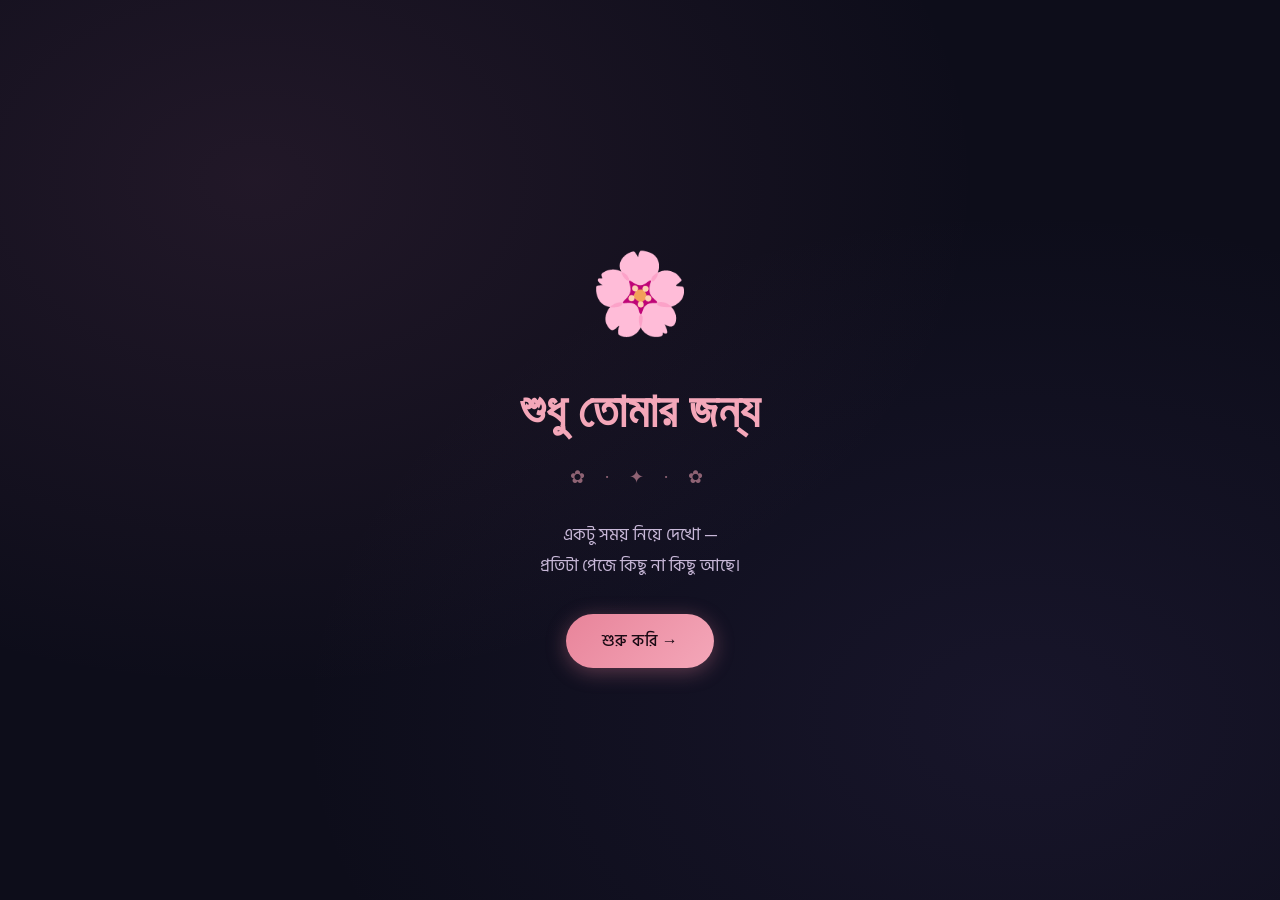
<file: index.html>
<!DOCTYPE html>
<html lang="bn">
<head>
  <meta charset="UTF-8"/>
  <meta name="viewport" content="width=device-width, initial-scale=1.0, maximum-scale=1.0"/>
  <title>শুধু তোমার জন্য 🌸</title>
  <link rel="stylesheet" href="style.css"/>
  <style>
    .welcome-box{text-align:center;padding:48px 28px;max-width:460px;width:100%}
    .welcome-emoji{font-size:clamp(3rem,12vw,5rem);display:block;margin-bottom:20px;animation:pulse 2.5s ease-in-out infinite}
    @keyframes pulse{0%,100%{transform:scale(1)}50%{transform:scale(1.07)}}
    .welcome-title{
      font-family:'Dancing Script',cursive;
      font-size:clamp(1.8rem,7vw,3rem);
      color:var(--accent-pink);line-height:1.3;
      margin-bottom:16px;
    }
    .welcome-sub{font-size:clamp(0.95rem,3.2vw,1.08rem);color:var(--text-soft);line-height:1.8;margin-bottom:32px}
    .petal-row{font-size:1.1rem;letter-spacing:8px;color:var(--accent-pink);opacity:0.55;margin:20px 0 28px}
  </style>
</head>
<body style="opacity:0">
  <div class="stars-bg" aria-hidden="true"></div>

  <div class="page-wrapper">
    <div class="content-layer">
      <div class="welcome-box fade-in">
        <span class="welcome-emoji" aria-hidden="true">🌸</span>
        <h1 class="welcome-title">শুধু তোমার জন্য</h1>
        <div class="petal-row" aria-hidden="true">✿ · ✦ · ✿</div>
        <p class="welcome-sub">একটু সময় নিয়ে দেখো —<br/>প্রতিটা পেজে কিছু না কিছু আছে।</p>
        <button class="btn btn-primary" onclick="goToPage('page1.html')">শুরু করি →</button>
      </div>
    </div>
  </div>

  <script src="script.js"></script>
  <script>
    document.addEventListener('DOMContentLoaded', () => {
      createHearts(6);
    });
  </script>
</body>
</html>
</file>
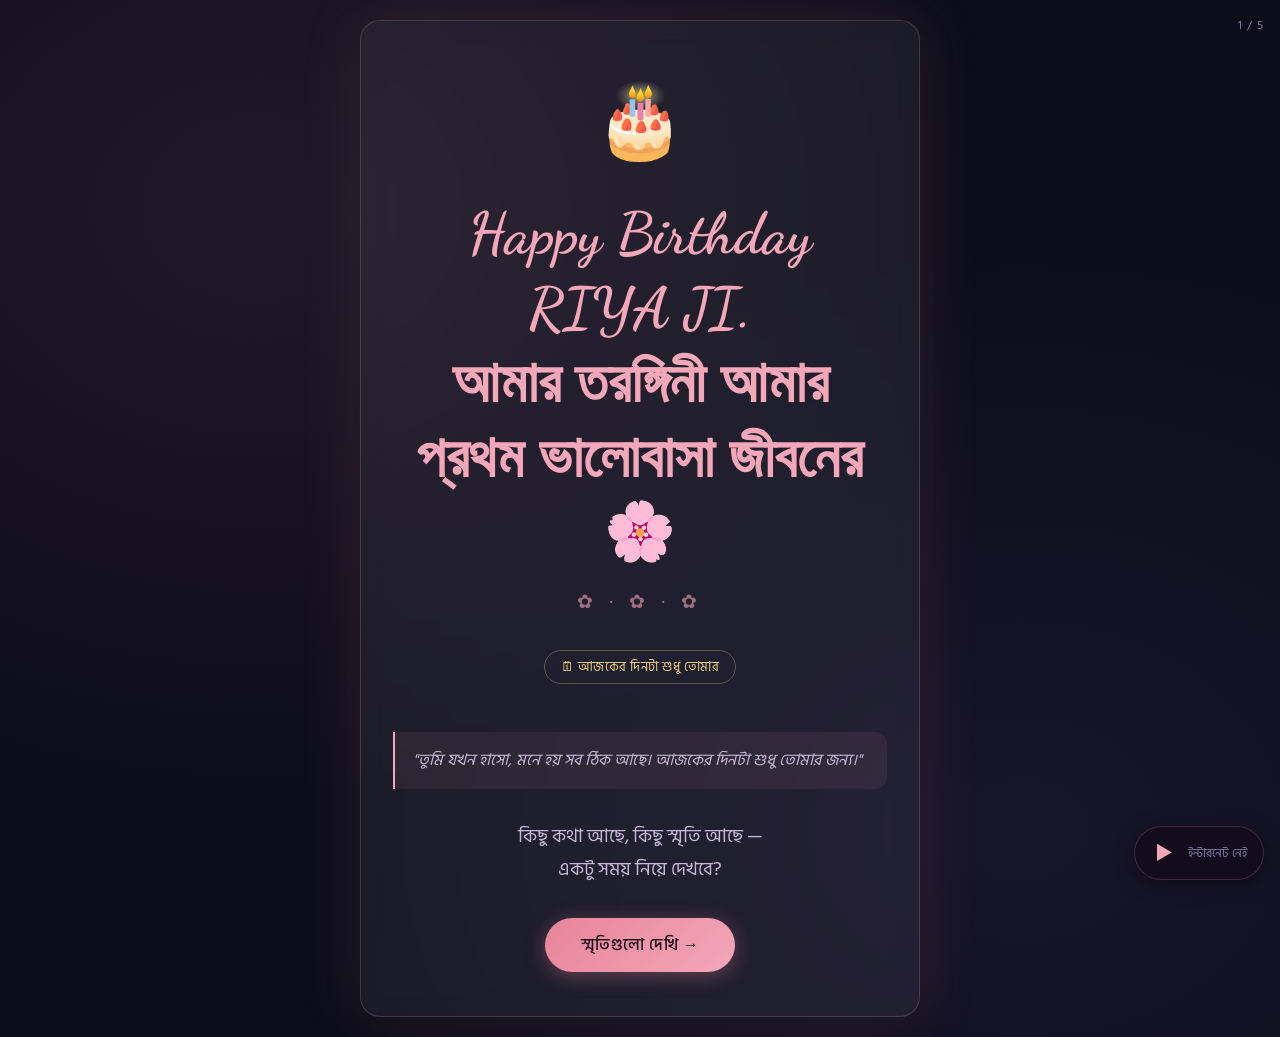
<file: page1.html>
<!DOCTYPE html>
<html lang="bn">
<head>
  <meta charset="UTF-8"/>
  <meta name="viewport" content="width=device-width, initial-scale=1.0, maximum-scale=1.0"/>
  <title>Happy Birthday তরঙ্গিনী 🌸</title>
  <link rel="stylesheet" href="style.css"/>
  <style>
    .hero-card { text-align:center; max-width:560px; padding:44px 32px; }
    .birthday-emoji { font-size:clamp(2.8rem,10vw,4.5rem); display:block; margin-bottom:16px; animation:pulse 2.5s ease-in-out infinite; }
    @keyframes pulse { 0%,100%{transform:scale(1)} 50%{transform:scale(1.08)} }
    .birthday-name { font-family:'Dancing Script',cursive; font-size:clamp(2rem,7vw,3.6rem); color:var(--accent-pink); line-height:1.3; margin-bottom:12px; }
    .birthday-sub { font-size:clamp(1rem,3.5vw,1.2rem); color:var(--text-soft); line-height:1.7; margin-bottom:8px; }
    .date-badge { display:inline-block; font-size:0.82rem; color:var(--accent-gold); border:1px solid rgba(240,208,128,0.3); border-radius:30px; padding:5px 16px; margin:16px 0 28px; letter-spacing:0.5px; }
    .petal-row { font-size:1.2rem; letter-spacing:6px; color:var(--accent-pink); opacity:0.6; margin:16px 0; }
    .quote-block { background:rgba(244,167,185,0.07); border-left:2px solid var(--accent-pink); border-radius:0 12px 12px 0; padding:14px 18px; margin:20px 0 32px; text-align:left; }
    .quote-block p { text-align:left; font-size:clamp(0.9rem,3vw,1rem); color:var(--text-soft); line-height:1.8; font-style:italic; }
    @media (max-height:500px) and (orientation:landscape) {
      .birthday-emoji{font-size:2rem;margin-bottom:8px}
      .hero-card{padding:20px 28px}
    }
  </style>
</head>
<body style="opacity:0">
  <div class="stars-bg" aria-hidden="true"></div>
  <div class="page-indicator">1 / 5</div>

  <!-- 🎵 গান: Tum Hi Ho — Aashiqui 2 (Arijit Singh) -->
  <div class="music-player" id="musicPlayer">
    <button class="music-btn" id="playBtn" aria-label="সুর চালাও">▶</button>
    <span class="music-label" id="musicLabel">সুর চালাও</span>
  </div>

  <div class="page-wrapper">
    <div class="content-layer">
      <div class="card hero-card fade-in">
        <span class="birthday-emoji" aria-hidden="true">🎂</span>
        <h1 class="birthday-name">Happy Birthday<br/>RIYA JI. <br>আমার তরঙ্গিনী আমার প্রথম ভালোবাসা জীবনের<br/>🌸</h1>
        <div class="petal-row" aria-hidden="true">✿ · ✿ · ✿</div>
        <span class="date-badge" id="bdDate">🗓 আজকের দিনটা শুধু তোমার</span>
        <div class="quote-block">
          <p>"তুমি যখন হাসো, মনে হয় সব ঠিক আছে। আজকের দিনটা শুধু তোমার জন্য।"</p>
        </div>
        <p class="birthday-sub fade-in">কিছু কথা আছে, কিছু স্মৃতি আছে —<br/>একটু সময় নিয়ে দেখবে?</p>
        <div class="nav-row fade-in">
          <button class="btn btn-primary" onclick="goToPage('page2.html')" aria-label="স্মৃতির পেজে যাও">স্মৃতিগুলো দেখি →</button>
        </div>
      </div>
    </div>
  </div>

  <script src="script.js"></script>
  <script>
    document.addEventListener('DOMContentLoaded', () => {
      createHearts(10);
      /* 🎵 YouTube Video ID — Tum Hi Ho (T-Series official 2013) */
      initYouTubePlayer('NUo8CKI34o4');
    });
  </script>
</body>
</html>
</file>
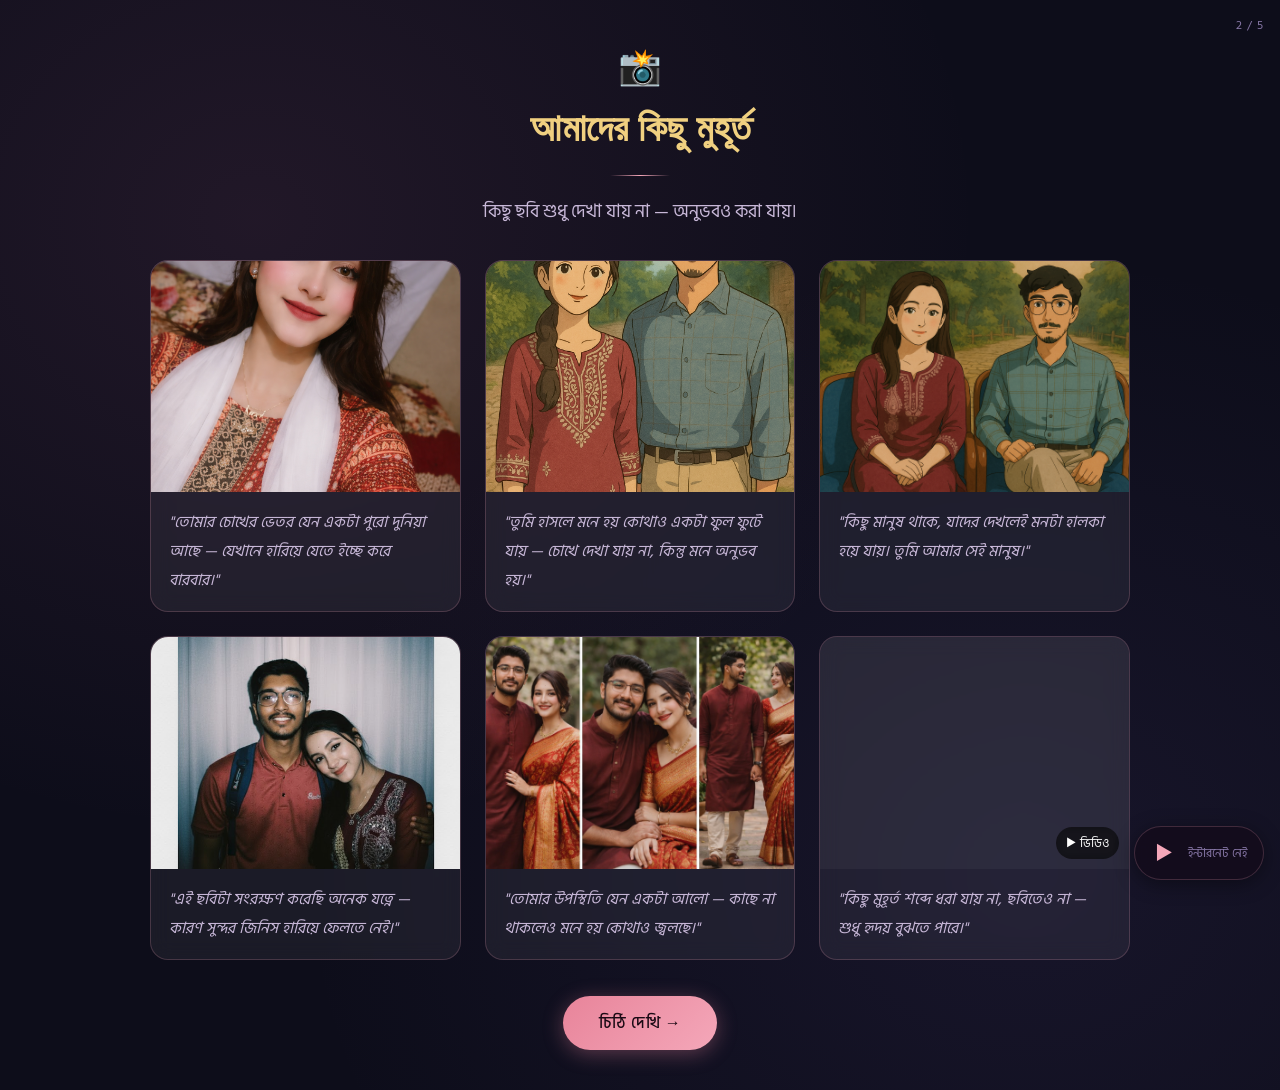
<file: page2.html>
<!DOCTYPE html>
<html lang="bn">
<head>
  <meta charset="UTF-8"/>
  <meta name="viewport" content="width=device-width, initial-scale=1.0, maximum-scale=1.0"/>
  <title>স্মৃতিগুলো 📸</title>
  <link rel="stylesheet" href="style.css"/>
  <style>
    .memories-wrapper{max-width:980px;width:100%}
    .section-header{text-align:center;margin-bottom:32px}
    .section-emoji{font-size:2.2rem;display:block;margin-bottom:8px}
    .photo-grid{display:grid;grid-template-columns:1fr;gap:24px;width:100%}
    @media(min-width:600px){.photo-grid{grid-template-columns:repeat(2,1fr)}}
    @media(min-width:900px){.photo-grid{grid-template-columns:repeat(3,1fr)}}
    .memory-card{background:var(--bg-card);border:1px solid var(--border-soft);border-radius:18px;overflow:hidden;backdrop-filter:blur(10px);transition:transform 0.3s ease,box-shadow 0.3s ease;cursor:pointer;outline:none;-webkit-tap-highlight-color:transparent}
    .memory-card:hover,.memory-card:focus-visible{transform:translateY(-4px);box-shadow:0 12px 36px rgba(244,167,185,0.18)}
    .memory-img-wrap{width:100%;aspect-ratio:4/3;overflow:hidden;background:rgba(255,255,255,0.04);position:relative}
    .memory-img-wrap img,.memory-img-wrap video{width:100%;height:100%;object-fit:cover;display:block;transition:transform 0.5s ease}
    .memory-card:hover .memory-img-wrap img,.memory-card:hover .memory-img-wrap video{transform:scale(1.05)}
    .img-placeholder{width:100%;height:100%;display:flex;flex-direction:column;align-items:center;justify-content:center;color:var(--text-dim);font-size:0.85rem;gap:8px;text-align:center;padding:16px}
    .img-placeholder span:first-child{font-size:2rem}
    .video-badge{position:absolute;right:10px;bottom:10px;background:rgba(0,0,0,0.65);color:#fff;font-size:0.78rem;padding:6px 10px;border-radius:999px;backdrop-filter:blur(6px);z-index:2}
    .memory-caption{padding:16px 18px}
    .memory-caption p{text-align:left;font-size:clamp(0.88rem,2.8vw,0.98rem);color:var(--text-soft);line-height:1.85;font-style:italic}
    .caption-date{font-size:0.74rem;color:var(--text-dim);margin-top:8px;display:inline-block;font-style:normal}
    /* Lightbox */
    .lightbox{position:fixed;inset:0;background:rgba(7,10,20,0.94);display:flex;align-items:center;justify-content:center;padding:24px;z-index:9999;opacity:0;pointer-events:none;transition:opacity 0.3s ease}
    .lightbox.active{opacity:1;pointer-events:auto}
    .lightbox-inner{width:min(100%,980px);max-height:92vh;display:flex;flex-direction:column;align-items:center;gap:14px}
    .lightbox-media{width:100%;display:flex;align-items:center;justify-content:center}
    .lightbox-media img,.lightbox-media video{max-width:100%;max-height:72vh;border-radius:18px;box-shadow:0 20px 60px rgba(0,0,0,0.45);object-fit:contain}
    .lightbox-caption-box{text-align:center;max-width:780px;padding:0 8px}
    .lightbox-caption-box p{color:var(--text-soft);font-size:clamp(0.95rem,3vw,1.06rem);line-height:1.8;margin-bottom:6px;font-style:italic}
    .lightbox-caption-box span{font-size:0.8rem;color:var(--text-dim)}
    .lightbox-close,.lightbox-nav{position:absolute;border:none;background:rgba(255,255,255,0.12);color:#fff;width:46px;height:46px;border-radius:50%;cursor:pointer;font-size:1.2rem;backdrop-filter:blur(10px);transition:transform 0.2s ease,background 0.2s ease;z-index:2}
    .lightbox-close:hover,.lightbox-nav:hover{transform:scale(1.08);background:rgba(255,255,255,0.2)}
    .lightbox-close{top:18px;right:18px}
    .lightbox-nav.prev{left:18px;top:50%;transform:translateY(-50%)}
    .lightbox-nav.next{right:18px;top:50%;transform:translateY(-50%)}
    .lightbox-nav.prev:hover,.lightbox-nav.next:hover{transform:translateY(-50%) scale(1.08)}
    body.no-scroll{overflow:hidden}
    @media(max-width:640px){
      .lightbox{padding:16px}
      .lightbox-close,.lightbox-nav{width:40px;height:40px;font-size:1rem}
      .lightbox-close{top:10px;right:10px}
      .lightbox-nav.prev{left:8px}
      .lightbox-nav.next{right:8px}
      .lightbox-media img,.lightbox-media video{max-height:62vh}
    }
  </style>
</head>
<body style="opacity:0">
  <div class="stars-bg" aria-hidden="true"></div>
  <div class="page-indicator">2 / 5</div>

  <!-- 🎵 গান: তোমাকে চাই — Gangster (Bengali, Arijit Singh) -->
  <div class="music-player" id="musicPlayer">
    <button class="music-btn" id="playBtn" aria-label="সুর চালাও">▶</button>
    <span class="music-label" id="musicLabel">সুর চালাও</span>
  </div>

  <div class="page-wrapper" style="padding-top:40px;padding-bottom:40px">
    <div class="content-layer memories-wrapper">
      <div class="section-header fade-in">
        <span class="section-emoji" aria-hidden="true">📸</span>
        <h2>আমাদের কিছু মুহূর্ত</h2>
        <div class="divider"></div>
        <p>কিছু ছবি শুধু দেখা যায় না — অনুভবও করা যায়।</p>
      </div>
      <div class="photo-grid" id="photoGrid"></div>
      <div class="nav-row fade-in" style="margin-top:36px">
        <button class="btn btn-primary" onclick="goToPage('page3.html')">চিঠি দেখি →</button>
      </div>
    </div>
  </div>

  <!-- Lightbox -->
  <div class="lightbox" id="lightbox" aria-hidden="true">
    <button class="lightbox-close" id="lightboxClose" aria-label="বন্ধ করো">✕</button>
    <button class="lightbox-nav prev" id="lightboxPrev" aria-label="আগেরটি">❮</button>
    <div class="lightbox-inner">
      <div class="lightbox-media" id="lightboxMedia"></div>
      <div class="lightbox-caption-box">
        <p id="lightboxCaption"></p>
        <span id="lightboxDate"></span>
      </div>
    </div>
    <button class="lightbox-nav next" id="lightboxNext" aria-label="পরেরটি">❯</button>
  </div>

  <script src="script.js"></script>
  <script>
    /* =============================================
       📸 PHOTOS — caption গুলো এখানে বদলাও
       ============================================= */
    const PHOTOS = [
      {
        src: 'assets/images/photo1.png',
        caption: 'তোমার চোখের ভেতর যেন একটা পুরো দুনিয়া আছে — যেখানে হারিয়ে যেতে ইচ্ছে করে বারবার।',
        date: ''
      },
      {
        src: 'assets/images/photo2.png',
        caption: 'তুমি হাসলে মনে হয় কোথাও একটা ফুল ফুটে যায় — চোখে দেখা যায় না, কিন্তু মনে অনুভব হয়।',
        date: ''
      },
      {
        src: 'assets/images/photo3.png',
        caption: 'কিছু মানুষ থাকে, যাদের দেখলেই মনটা হালকা হয়ে যায়। তুমি আমার সেই মানুষ।',
        date: ''
      },
      {
        src: 'assets/images/photo4.png',
        caption: 'এই ছবিটা সংরক্ষণ করেছি অনেক যত্নে — কারণ সুন্দর জিনিস হারিয়ে ফেলতে নেই।',
        date: ''
      },
      {
        src: 'assets/images/photo5.png',
        caption: 'তোমার উপস্থিতি যেন একটা আলো — কাছে না থাকলেও মনে হয় কোথাও জ্বলছে।',
        date: ''
      },
      {
        src: 'assets/images/video1.mp4',
        caption: 'কিছু মুহূর্ত শব্দে ধরা যায় না, ছবিতেও না — শুধু হৃদয় বুঝতে পারে।',
        date: ''
      }
    ];

    let currentIndex = 0;
    function isVideoFile(src=''){return /\.(mp4|webm|ogg)$/i.test(src);}
    function createFallback(){const d=document.createElement('div');d.className='img-placeholder';d.innerHTML='<span>🖼</span><span>মিডিয়া লোড হয়নি</span>';return d;}

    function createGridMedia(photo, index) {
      if (!photo.src) return createFallback();
      if (isVideoFile(photo.src)) {
        const wrap=document.createElement('div');wrap.style.cssText='width:100%;height:100%;position:relative;';
        const v=document.createElement('video');v.src=photo.src;v.preload='metadata';v.muted=true;v.playsInline=true;
        const badge=document.createElement('div');badge.className='video-badge';badge.textContent='▶ ভিডিও';
        wrap.appendChild(v);wrap.appendChild(badge);return wrap;
      }
      const img=document.createElement('img');img.src=photo.src;img.alt=`স্মৃতি ${index+1}`;img.loading='lazy';
      img.onerror=function(){const p=img.parentElement;if(p){p.innerHTML='';p.appendChild(createFallback());}};
      return img;
    }

    function createLightboxMedia(item) {
      if (!item.src) return createFallback();
      if (isVideoFile(item.src)) {
        const v=document.createElement('video');v.controls=true;v.autoplay=true;v.playsInline=true;v.preload='metadata';
        const s=document.createElement('source');s.src=item.src;s.type='video/mp4';
        v.appendChild(s);return v;
      }
      const img=document.createElement('img');img.src=item.src;img.alt='স্মৃতি';
      img.onerror=function(){const p=img.parentElement;if(p){p.innerHTML='';p.appendChild(createFallback());}};
      return img;
    }

    function openLightbox(index) {
      currentIndex = index;
      const lb=document.getElementById('lightbox');
      const mb=document.getElementById('lightboxMedia');
      const cap=document.getElementById('lightboxCaption');
      const dat=document.getElementById('lightboxDate');
      const item=PHOTOS[currentIndex];
      if(!item||!lb||!mb)return;
      mb.innerHTML='';mb.appendChild(createLightboxMedia(item));
      cap.textContent=item.caption?`"${item.caption}"`:'';
      dat.textContent=item.date?`📅 ${item.date}`:'';
      lb.classList.add('active');lb.setAttribute('aria-hidden','false');
      document.body.classList.add('no-scroll');
    }

    function closeLightbox() {
      const lb=document.getElementById('lightbox');
      const mb=document.getElementById('lightboxMedia');
      if(mb)mb.innerHTML='';
      if(lb){lb.classList.remove('active');lb.setAttribute('aria-hidden','true');}
      document.body.classList.remove('no-scroll');
    }

    function renderPhotos() {
      const grid=document.getElementById('photoGrid');if(!grid)return;
      grid.innerHTML='';
      PHOTOS.forEach((photo,i)=>{
        const card=document.createElement('div');card.className='memory-card fade-in';
        card.setAttribute('tabindex','0');card.setAttribute('role','button');
        const wrap=document.createElement('div');wrap.className='memory-img-wrap';wrap.appendChild(createGridMedia(photo,i));
        const capWrap=document.createElement('div');capWrap.className='memory-caption';
        const p=document.createElement('p');p.textContent=`"${photo.caption}"`;capWrap.appendChild(p);
        if(photo.date){const d=document.createElement('span');d.className='caption-date';d.textContent=`📅 ${photo.date}`;capWrap.appendChild(d);}
        card.appendChild(wrap);card.appendChild(capWrap);
        card.style.transitionDelay=`${i*0.1}s`;
        card.addEventListener('click',()=>openLightbox(i));
        card.addEventListener('keydown',e=>{if(e.key==='Enter'||e.key===' '){e.preventDefault();openLightbox(i);}});
        grid.appendChild(card);
      });
      initFadeIn();
    }

    document.addEventListener('DOMContentLoaded', () => {
      renderPhotos();
      initYouTubePlayer('1f18irP--O8'); /* তোমাকে চাই — Gangster Bengali */

      const lbClose=document.getElementById('lightboxClose');
      const lbPrev=document.getElementById('lightboxPrev');
      const lbNext=document.getElementById('lightboxNext');
      const lb=document.getElementById('lightbox');
      if(lbClose)lbClose.addEventListener('click',closeLightbox);
      if(lbPrev)lbPrev.addEventListener('click',()=>{currentIndex=(currentIndex-1+PHOTOS.length)%PHOTOS.length;openLightbox(currentIndex);});
      if(lbNext)lbNext.addEventListener('click',()=>{currentIndex=(currentIndex+1)%PHOTOS.length;openLightbox(currentIndex);});
      if(lb)lb.addEventListener('click',e=>{if(e.target===lb)closeLightbox();});
      document.addEventListener('keydown',e=>{
        if(!lb.classList.contains('active'))return;
        if(e.key==='Escape')closeLightbox();
        if(e.key==='ArrowLeft'){currentIndex=(currentIndex-1+PHOTOS.length)%PHOTOS.length;openLightbox(currentIndex);}
        if(e.key==='ArrowRight'){currentIndex=(currentIndex+1)%PHOTOS.length;openLightbox(currentIndex);}
      });
    });
  </script>
</body>
</html>
</file>
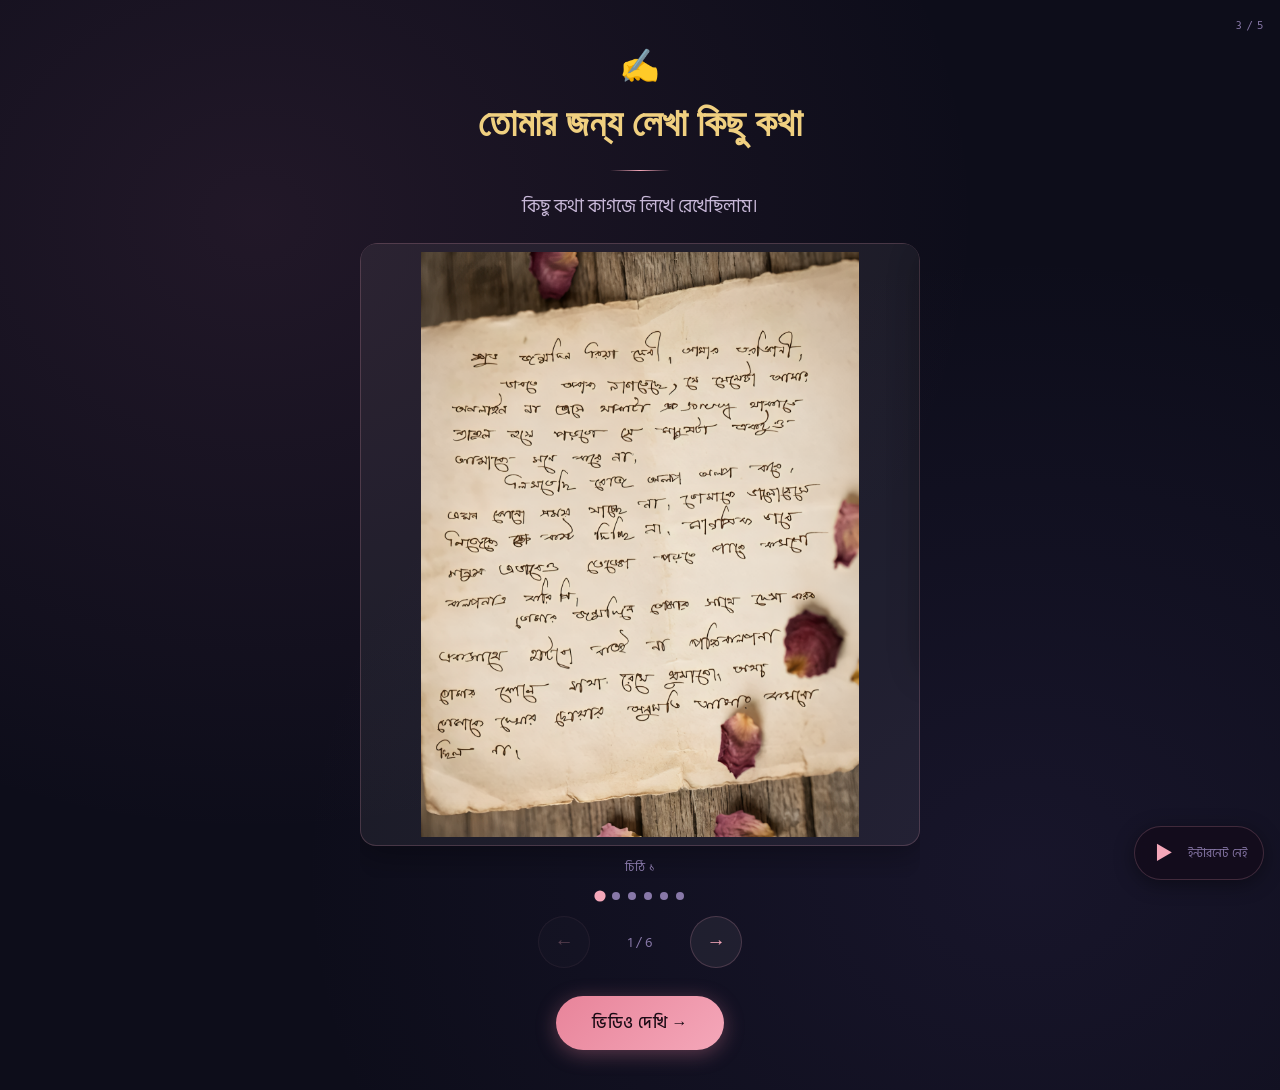
<file: page3.html>
<!DOCTYPE html>
<html lang="bn">
<head>
  <meta charset="UTF-8"/>
  <meta name="viewport" content="width=device-width, initial-scale=1.0, maximum-scale=1.0"/>
  <title>চিঠি 📝</title>
  <link rel="stylesheet" href="style.css"/>
  <style>
    .notes-wrapper{max-width:560px;width:100%}
    .section-header{text-align:center;margin-bottom:20px}

    /* ===== Slider ===== */
    .slider-outer{
      width:100%;
      overflow:hidden;
      border-radius:18px;
      position:relative;
    }
    .slider-track{
      display:flex;
      width:100%;
      transition:transform 0.45s cubic-bezier(0.25,0.46,0.45,0.94);
      will-change:transform;
    }
    .note-slide{
      /* JS দিয়ে pixel width set হবে — 100% reliable */
      flex:0 0 auto;
      box-sizing:border-box;
    }
    .note-img-wrap{
      background:var(--bg-card);
      border:1px solid var(--border-soft);
      border-radius:16px;
      overflow:hidden;
      padding:8px;
      box-shadow:0 8px 32px rgba(0,0,0,0.3);
      width:100%;
    }
    .note-img-wrap img{
      width:100%;
      height:auto;           /* height auto — ছবি কাটবে না */
      max-height:65vh;
      object-fit:contain;
      border-radius:10px;
      display:block;
    }
    .note-label{
      font-size:0.78rem;
      color:var(--text-dim);
      text-align:center;
      margin-top:10px;
      letter-spacing:0.5px;
    }
    .note-placeholder{
      background:var(--bg-card);
      border:1px dashed var(--border-soft);
      border-radius:16px;
      padding:48px 32px;
      text-align:center;
      color:var(--text-dim);
      width:100%;
    }
    .note-placeholder .icon{font-size:2.5rem;display:block;margin-bottom:10px}

    /* navigation */
    .note-nav{display:flex;align-items:center;justify-content:center;gap:20px;margin-top:16px}
    .note-nav-btn{
      background:var(--bg-card);
      border:1px solid var(--border-soft);
      border-radius:50%;
      width:52px;height:52px;
      font-size:1.2rem;
      color:var(--accent-pink);
      cursor:pointer;
      transition:all 0.25s ease;
      display:flex;align-items:center;justify-content:center;
      -webkit-tap-highlight-color:transparent;
      touch-action:manipulation;
      user-select:none;
    }
    .note-nav-btn:active{transform:scale(0.92)!important}
    .note-nav-btn:hover{background:rgba(244,167,185,0.15);transform:scale(1.08)}
    .note-nav-btn:disabled{opacity:0.3;cursor:default;transform:none!important}
    .note-counter{font-size:0.9rem;color:var(--text-dim);min-width:60px;text-align:center}

    /* dots */
    .progress-dots{display:flex;justify-content:center;gap:8px;margin-top:14px;flex-wrap:wrap}
    .dot{
      width:8px;height:8px;border-radius:50%;
      background:var(--text-dim);
      transition:background 0.3s ease,transform 0.3s ease;
      cursor:pointer;
    }
    .dot.active{background:var(--accent-pink);transform:scale(1.4)}

    @media(max-height:600px) and (orientation:landscape){
      .note-img-wrap img{max-height:45vh}
    }
  </style>
</head>
<body style="opacity:0">
  <div class="stars-bg" aria-hidden="true"></div>
  <div class="page-indicator">3 / 5</div>

  <!-- 🎵 Channa Mereya -->
  <div class="music-player" id="musicPlayer">
    <button class="music-btn" id="playBtn" aria-label="সুর চালাও">▶</button>
    <span class="music-label" id="musicLabel">সুর চালাও</span>
  </div>

  <div class="page-wrapper" style="padding-top:40px;padding-bottom:40px">
    <div class="content-layer notes-wrapper">
      <div class="section-header fade-in">
        <span style="font-size:2rem;display:block;margin-bottom:8px" aria-hidden="true">✍️</span>
        <h2>তোমার জন্য লেখা কিছু কথা</h2>
        <div class="divider"></div>
        <p>কিছু কথা কাগজে লিখে রেখেছিলাম।</p>
      </div>

      <div class="slider-outer fade-in" id="sliderOuter">
        <div class="slider-track" id="sliderTrack"></div>
      </div>

      <div class="progress-dots" id="progressDots"></div>

      <div class="note-nav fade-in">
        <button class="note-nav-btn" id="prevNote" aria-label="আগের চিঠি">←</button>
        <span class="note-counter" id="noteCounter">1 / 6</span>
        <button class="note-nav-btn" id="nextNote" aria-label="পরের চিঠি">→</button>
      </div>

      <div class="nav-row fade-in" style="margin-top:28px">
        <button class="btn btn-primary" onclick="goToPage('page4.html')">ভিডিও দেখি →</button>
      </div>
    </div>
  </div>

  <script src="script.js"></script>
  <script>
    const NOTES = [
      { src: 'assets/notes/note1.png', label: 'চিঠি ১' },
      { src: 'assets/notes/note2.png', label: 'চিঠি ২' },
      { src: 'assets/notes/note3.png', label: 'চিঠি ৩' },
      { src: 'assets/notes/note4.png', label: 'চিঠি ৪' },
      { src: 'assets/notes/note5.png', label: 'চিঠি ৫' },
      { src: 'assets/notes/note6.png', label: 'চিঠি ৬' },
    ];

    let current = 0;
    const outer   = document.getElementById('sliderOuter');
    const track   = document.getElementById('sliderTrack');
    const dotsEl  = document.getElementById('progressDots');
    const counter = document.getElementById('noteCounter');
    const prevBtn = document.getElementById('prevNote');
    const nextBtn = document.getElementById('nextNote');

    /* ---- pixel width সেট করো — % এ bug হয় mobile-এ ---- */
    function getSlideWidth() {
      return outer.getBoundingClientRect().width;
    }

    function setSlideWidths() {
      const w = getSlideWidth();
      document.querySelectorAll('.note-slide').forEach(slide => {
        slide.style.width = w + 'px';
      });
      /* position update */
      track.style.transition = 'none';
      track.style.transform  = `translateX(-${current * getSlideWidth()}px)`;
      requestAnimationFrame(() => {
        track.style.transition = 'transform 0.45s cubic-bezier(0.25,0.46,0.45,0.94)';
      });
    }

    function buildSlides() {
      track.innerHTML = '';
      dotsEl.innerHTML = '';

      NOTES.forEach((note, i) => {
        const slide = document.createElement('div');
        slide.className = 'note-slide';
        slide.setAttribute('role', 'group');
        slide.setAttribute('aria-label', `চিঠি ${i+1}`);

        if (note.src) {
          slide.innerHTML = `
            <div class="note-img-wrap">
              <img src="${note.src}" alt="চিঠি ${i+1}"
                onerror="this.parentElement.innerHTML='<div class=note-placeholder><span class=icon>📝</span><p>ছবি লোড হয়নি</p></div>'" />
            </div>
            ${note.label ? `<p class="note-label">${note.label}</p>` : ''}
          `;
        } else {
          slide.innerHTML = `
            <div class="note-placeholder">
              <span class="icon">📝</span>
              <p>assets/notes/ ফোল্ডারে ছবি রাখো</p>
            </div>`;
        }
        track.appendChild(slide);

        const dot = document.createElement('div');
        dot.className = 'dot' + (i === 0 ? ' active' : '');
        dot.addEventListener('click', () => goTo(i));
        dotsEl.appendChild(dot);
      });

      /* width set হওয়ার পর slide width দাও */
      requestAnimationFrame(() => {
        setSlideWidths();
        updateUI();
      });
    }

    function updateUI() {
      const w = getSlideWidth();
      track.style.transform = `translateX(-${current * w}px)`;
      counter.textContent   = `${current + 1} / ${NOTES.length}`;
      prevBtn.disabled = (current === 0);
      nextBtn.disabled = (current === NOTES.length - 1);
      document.querySelectorAll('.dot').forEach((d, i) =>
        d.classList.toggle('active', i === current)
      );
    }

    function goTo(index) {
      current = Math.max(0, Math.min(NOTES.length - 1, index));
      updateUI();
    }

    prevBtn.addEventListener('click', () => goTo(current - 1));
    nextBtn.addEventListener('click', () => goTo(current + 1));

    /* ---- resize হলে width recalculate ---- */
    window.addEventListener('resize', () => {
      setSlideWidths();
      updateUI();
    });

    /* ---- Swipe ---- */
    let touchStartX = 0, touchStartY = 0, isHorizontal = false;

    outer.addEventListener('touchstart', e => {
      touchStartX  = e.changedTouches[0].clientX;
      touchStartY  = e.changedTouches[0].clientY;
      isHorizontal = false;
    }, { passive: true });

    outer.addEventListener('touchmove', e => {
      const dx = Math.abs(e.changedTouches[0].clientX - touchStartX);
      const dy = Math.abs(e.changedTouches[0].clientY - touchStartY);
      if (!isHorizontal && dx > dy && dx > 8) isHorizontal = true;
    }, { passive: true });

    outer.addEventListener('touchend', e => {
      if (!isHorizontal) return;
      const dx = e.changedTouches[0].clientX - touchStartX;
      if (Math.abs(dx) > 44) {
        goTo(dx < 0 ? current + 1 : current - 1);
      }
      isHorizontal = false;
    }, { passive: true });

    /* ---- Keyboard ---- */
    document.addEventListener('keydown', e => {
      if (e.key === 'ArrowLeft')  goTo(current - 1);
      if (e.key === 'ArrowRight') goTo(current + 1);
    });

    /* ---- Init ---- */
    document.addEventListener('DOMContentLoaded', () => {
      buildSlides();
      initYouTubePlayer('bzSTpdcs-EI');
    });
  </script>
</body>
</html>
</file>
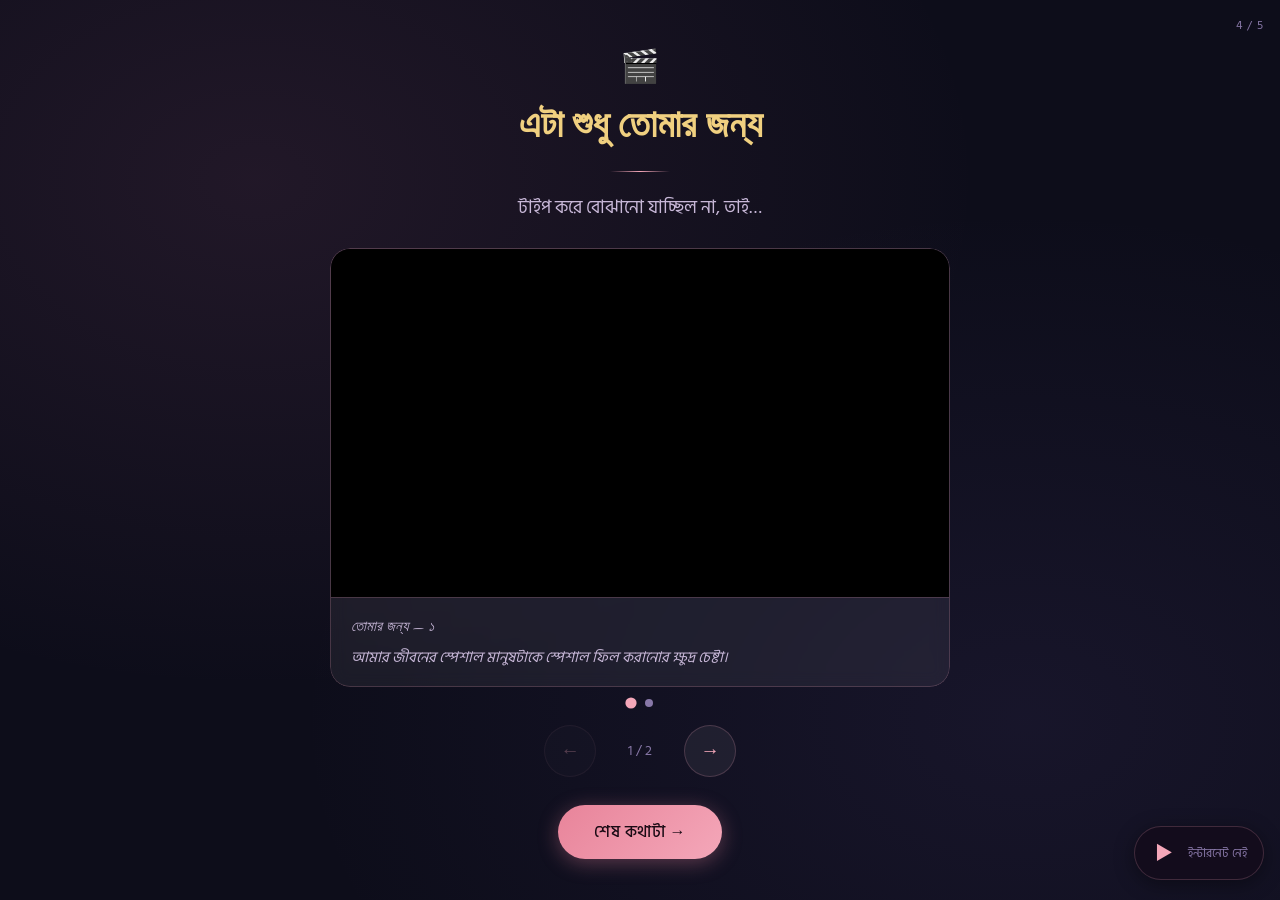
<file: page4.html>
<!DOCTYPE html>
<html lang="bn">
<head>
  <meta charset="UTF-8"/>
  <meta name="viewport" content="width=device-width, initial-scale=1.0, maximum-scale=1.0"/>
  <title>ভিডিও বার্তা 🎬</title>
  <link rel="stylesheet" href="style.css"/>
  <style>
    .video-wrapper{max-width:620px;width:100%}
    .section-header{text-align:center;margin-bottom:24px}

    /* Video Slider */
    .vid-slider-outer{width:100%;overflow:hidden;border-radius:20px}
    .vid-slider-track{
      display:flex;
      transition:transform 0.5s cubic-bezier(0.25,0.46,0.45,0.94);
      will-change:transform;
    }
    .vid-slide{flex:0 0 auto;box-sizing:border-box}

    .video-card{
      background:var(--bg-card);
      border:1px solid var(--border-soft);
      border-radius:20px;
      overflow:hidden;
      backdrop-filter:blur(8px);
    }

    /* Streamable iframe */
    .vid-iframe-wrap{
      position:relative;
      width:100%;
      padding-bottom:56.25%; /* 16:9 */
      background:#000;
    }
    .vid-iframe-wrap iframe{
      position:absolute;
      top:0;left:0;
      width:100%;height:100%;
      border:none;
    }

    .video-caption{padding:16px 20px;border-top:1px solid var(--border-soft)}
    .video-caption p{text-align:left;font-size:0.92rem;color:var(--text-soft);line-height:1.7;font-style:italic}
    .video-title{font-family:'Dancing Script',cursive;font-size:1.1rem;color:var(--accent-gold);margin-bottom:6px;font-style:normal}

    /* Nav */
    .vid-nav{display:flex;align-items:center;justify-content:center;gap:16px;margin-top:18px}
    .vid-nav-btn{
      background:var(--bg-card);border:1px solid var(--border-soft);
      border-radius:50%;width:52px;height:52px;
      font-size:1.2rem;color:var(--accent-pink);
      cursor:pointer;transition:all 0.25s ease;
      display:flex;align-items:center;justify-content:center;
      -webkit-tap-highlight-color:transparent;touch-action:manipulation;
    }
    .vid-nav-btn:hover{background:rgba(244,167,185,0.15);transform:scale(1.08)}
    .vid-nav-btn:disabled{opacity:0.3;cursor:default;transform:none}
    .vid-counter{font-size:0.88rem;color:var(--text-dim);min-width:56px;text-align:center}

    /* dots */
    .vid-dots{display:flex;justify-content:center;gap:10px;margin-top:12px}
    .vid-dot{width:8px;height:8px;border-radius:50%;background:var(--text-dim);transition:all 0.3s ease;cursor:pointer}
    .vid-dot.active{background:var(--accent-pink);transform:scale(1.4)}

    @media(max-height:500px) and (orientation:landscape){
      .vid-iframe-wrap{padding-bottom:46%}
    }
    @media(max-width:400px){
      .video-caption{padding:12px 14px}
    }
  </style>
</head>
<body style="opacity:0">
  <div class="stars-bg" aria-hidden="true"></div>
  <div class="page-indicator">4 / 5</div>

  <!-- 🎵 Kabira Encore -->
  <div class="music-player" id="musicPlayer">
    <button class="music-btn" id="playBtn" aria-label="সুর চালাও">▶</button>
    <span class="music-label" id="musicLabel">সুর চালাও</span>
  </div>

  <div class="page-wrapper" style="padding-top:40px;padding-bottom:40px">
    <div class="content-layer video-wrapper">
      <div class="section-header fade-in">
        <span style="font-size:2rem;display:block;margin-bottom:8px" aria-hidden="true">🎬</span>
        <h2>এটা শুধু তোমার জন্য</h2>
        <div class="divider"></div>
        <p>টাইপ করে বোঝানো যাচ্ছিল না, তাই…</p>
      </div>

      <div class="vid-slider-outer fade-in" id="vidOuter">
        <div class="vid-slider-track" id="vidTrack"></div>
      </div>

      <div class="vid-dots" id="vidDots"></div>

      <div class="vid-nav fade-in">
        <button class="vid-nav-btn" id="vidPrev" aria-label="আগের ভিডিও">←</button>
        <span class="vid-counter" id="vidCounter">1 / 2</span>
        <button class="vid-nav-btn" id="vidNext" aria-label="পরের ভিডিও">→</button>
      </div>

      <div class="nav-row fade-in" style="margin-top:28px">
        <button class="btn btn-primary" onclick="goToPage('page5.html')">শেষ কথাটা →</button>
      </div>
    </div>
  </div>

  <script src="script.js"></script>
  <script>
    /* =============================================
       🎬 Streamable embed ID গুলো এখানে আছে
       wqjam8 = message (ভিডিও ১)
       cb5hpi = message2 (ভিডিও ২)
       ============================================= */
    const VIDEOS = [
      {
        embedId: 'wqjam8',
        title:   'তোমার জন্য — ১',
        caption: 'আমার জীবনের স্পেশাল মানুষটাকে স্পেশাল ফিল করানোর ক্ষুদ্র চেষ্টা।'
      },
      {
        embedId: 'cb5hpi',
        title:   'তোমার জন্য — ২',
        caption: 'কিছু কথা মুখে বলা যায় না — তাই আবার বলার চেষ্টা করলাম।'
      }
    ];

    let vidCurrent = 0;
    const vidOuter   = document.getElementById('vidOuter');
    const vidTrack   = document.getElementById('vidTrack');
    const vidDots    = document.getElementById('vidDots');
    const vidCounter = document.getElementById('vidCounter');
    const vidPrev    = document.getElementById('vidPrev');
    const vidNext    = document.getElementById('vidNext');

    function getVidWidth(){ return vidOuter.getBoundingClientRect().width; }

    function setWidths(){
      const w = getVidWidth();
      document.querySelectorAll('.vid-slide').forEach(s => s.style.width = w + 'px');
      vidTrack.style.transition = 'none';
      vidTrack.style.transform  = `translateX(-${vidCurrent * getVidWidth()}px)`;
      requestAnimationFrame(() => {
        vidTrack.style.transition = 'transform 0.5s cubic-bezier(0.25,0.46,0.45,0.94)';
      });
    }

    function buildVideos(){
      vidTrack.innerHTML = '';
      vidDots.innerHTML  = '';

      VIDEOS.forEach((vid, i) => {
        const slide = document.createElement('div');
        slide.className = 'vid-slide';

        const card = document.createElement('div');
        card.className = 'video-card';
        card.innerHTML = `
          <div class="vid-iframe-wrap">
            <iframe
              src="https://streamable.com/e/${vid.embedId}?loop=1"
              frameborder="0"
              allowfullscreen
              allow="autoplay; fullscreen"
              loading="lazy"
              title="${vid.title}"
            ></iframe>
          </div>
          <div class="video-caption">
            <p class="video-title">${vid.title}</p>
            <p>${vid.caption}</p>
          </div>`;
        slide.appendChild(card);
        vidTrack.appendChild(slide);

        const dot = document.createElement('div');
        dot.className = 'vid-dot' + (i === 0 ? ' active' : '');
        dot.addEventListener('click', () => goVid(i));
        vidDots.appendChild(dot);
      });

      requestAnimationFrame(() => { setWidths(); updateVidUI(); });
    }

    function updateVidUI(){
      const w = getVidWidth();
      vidTrack.style.transform = `translateX(-${vidCurrent * w}px)`;
      vidCounter.textContent   = `${vidCurrent + 1} / ${VIDEOS.length}`;
      vidPrev.disabled = (vidCurrent === 0);
      vidNext.disabled = (vidCurrent === VIDEOS.length - 1);
      document.querySelectorAll('.vid-dot').forEach((d, i) =>
        d.classList.toggle('active', i === vidCurrent)
      );
    }

    function goVid(index){
      vidCurrent = Math.max(0, Math.min(VIDEOS.length - 1, index));
      updateVidUI();
    }

    vidPrev.addEventListener('click', () => goVid(vidCurrent - 1));
    vidNext.addEventListener('click', () => goVid(vidCurrent + 1));
    window.addEventListener('resize', () => { setWidths(); updateVidUI(); });

    /* Swipe */
    let tx = 0, ty = 0, horiz = false;
    vidOuter.addEventListener('touchstart', e => {
      tx = e.changedTouches[0].clientX;
      ty = e.changedTouches[0].clientY;
      horiz = false;
    }, {passive:true});
    vidOuter.addEventListener('touchmove', e => {
      const dx = Math.abs(e.changedTouches[0].clientX - tx);
      const dy = Math.abs(e.changedTouches[0].clientY - ty);
      if (!horiz && dx > dy && dx > 8) horiz = true;
    }, {passive:true});
    vidOuter.addEventListener('touchend', e => {
      if (!horiz) return;
      const dx = e.changedTouches[0].clientX - tx;
      if (Math.abs(dx) > 44) goVid(dx < 0 ? vidCurrent + 1 : vidCurrent - 1);
      horiz = false;
    }, {passive:true});

    document.addEventListener('DOMContentLoaded', () => {
      buildVideos();
      initYouTubePlayer('lwLVJ0E8gN4'); /* Kabira Encore */
    });
  </script>
</body>
</html>
</file>
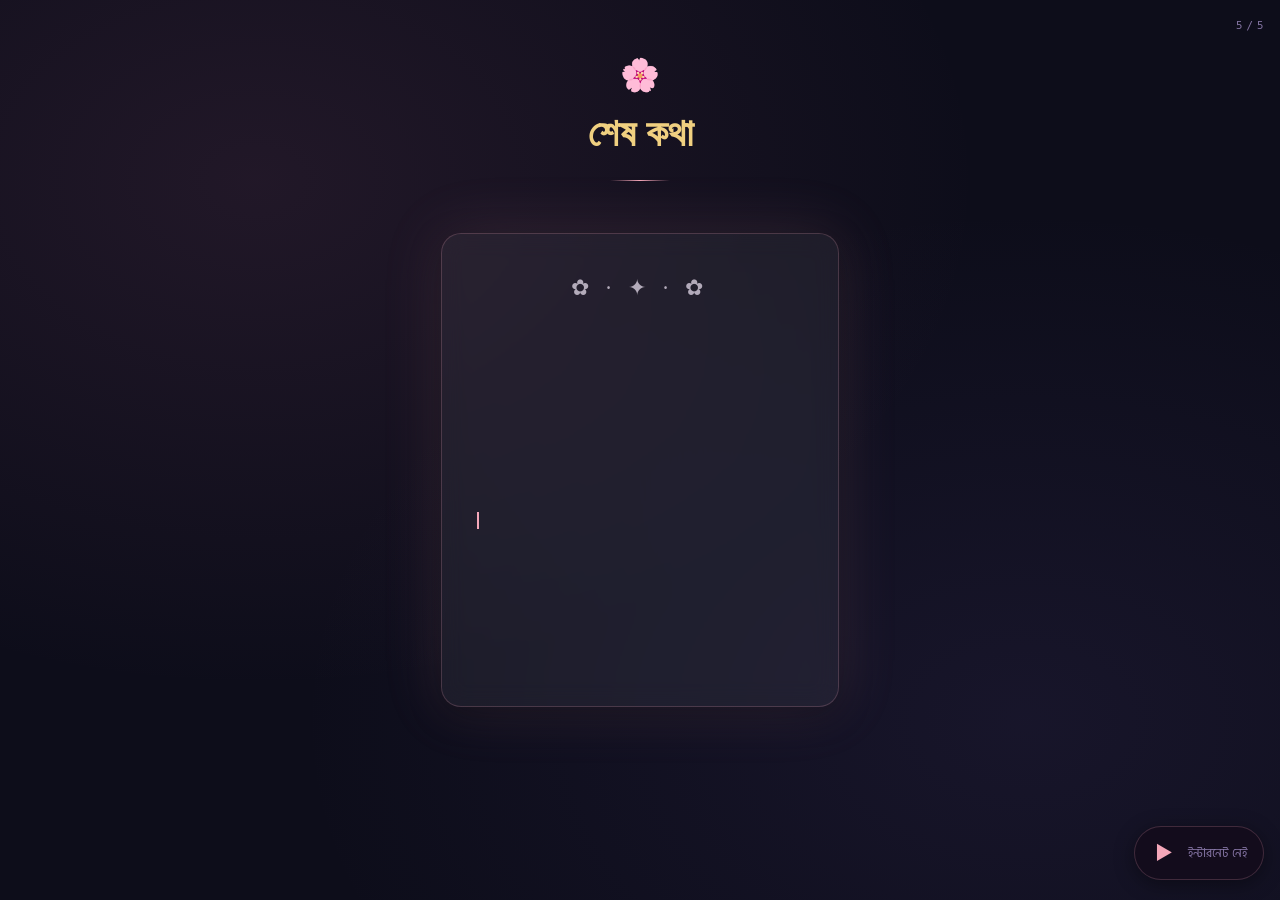
<file: page5.html>
<!DOCTYPE html>
<html lang="bn">
<head>
  <meta charset="UTF-8"/>
  <meta name="viewport" content="width=device-width, initial-scale=1.0, maximum-scale=1.0"/>
  <title>শেষ কথা 🌸</title>
  <link rel="stylesheet" href="style.css"/>
  <style>
    .final-wrapper{max-width:560px;width:100%}
    .section-header{text-align:center;margin-bottom:32px}
    .letter-card{
      background:var(--bg-card);
      border:1px solid var(--border-soft);
      border-radius:20px;
      padding:36px 32px;
      backdrop-filter:blur(12px);
      box-shadow:0 8px 32px rgba(0,0,0,0.3),0 0 60px var(--glow);
      position:relative;
    }
    .letter-deco{text-align:center;font-size:1.4rem;margin-bottom:20px;opacity:0.7;letter-spacing:6px}
    .message-body{
      font-family:'Hind Siliguri',sans-serif;
      font-size:clamp(1rem,3.2vw,1.15rem);
      color:var(--text-soft);
      line-height:1.9;
      min-height:180px;
      text-align:center;
    }
    .msg-line{
      display:block;opacity:0;
      transform:translateY(12px);
      transition:opacity 0.7s ease,transform 0.7s ease;
      margin-bottom:12px;
    }
    .msg-line.show{opacity:1;transform:translateY(0)}
    .msg-line.highlight{color:var(--accent-pink);font-size:clamp(1.05rem,3.5vw,1.22rem)}
    .cursor{display:inline-block;width:2px;height:1.1em;background:var(--accent-pink);margin-left:3px;vertical-align:middle;animation:blink 1s step-end infinite}
    @keyframes blink{0%,100%{opacity:1}50%{opacity:0}}
    .letter-sign{margin-top:28px;text-align:right;border-top:1px solid var(--border-soft);padding-top:18px;opacity:0;transition:opacity 1s ease}
    .letter-sign.show{opacity:1}
    .letter-sign p{text-align:right;font-family:'Dancing Script',cursive;font-size:1.3rem;color:var(--accent-gold)}
    .letter-sign .sign-date{font-size:0.78rem;color:var(--text-dim);font-family:'Hind Siliguri',sans-serif;margin-top:4px;display:block}
    .ending-flowers{text-align:center;font-size:1.3rem;letter-spacing:8px;margin-top:24px;opacity:0;transition:opacity 1.2s ease}
    .ending-flowers.show{opacity:0.65}
    .restart-btn{margin-top:32px;opacity:0;transition:opacity 1s ease;text-align:center}
    .restart-btn.show{opacity:1}
    @media(max-height:500px) and (orientation:landscape){
      .letter-card{padding:20px 24px}
      .message-body{min-height:120px}
    }
    @media(max-width:400px){.letter-card{padding:24px 18px}}
  </style>
</head>
<body style="opacity:0">
  <div class="stars-bg" aria-hidden="true"></div>
  <div class="page-indicator">5 / 5</div>

  <!-- 🎵 গান: Tum Hi Ho (Full Song with Lyrics) — Arijit Singh -->
  <div class="music-player" id="musicPlayer">
    <button class="music-btn" id="playBtn" aria-label="সুর চালাও">▶</button>
    <span class="music-label" id="musicLabel">সুর চালাও</span>
  </div>

  <div class="page-wrapper" style="padding-top:40px;padding-bottom:40px">
    <div class="content-layer final-wrapper">
      <div class="section-header fade-in">
        <span style="font-size:2rem;display:block;margin-bottom:8px" aria-hidden="true">🌸</span>
        <h2>শেষ কথা</h2>
        <div class="divider"></div>
      </div>
      <div class="letter-card fade-in" id="letterCard">
        <div class="letter-deco" aria-hidden="true">✿ · ✦ · ✿</div>
        <div class="message-body" id="messageBody"></div>
        <span class="cursor" id="cursor" aria-hidden="true"></span>
        <div class="letter-sign" id="letterSign">
          <p>— মেঘ</p>
          <p style="font-size:1rem;color:var(--text-soft)">- তোমাকে নিরামিষ বলতে বলতে আজ তোমার মেঘ নিরামিষ হয়ে গেল</p>
          <span class="sign-date" id="signDate"></span>
        </div>
      </div>
      <div class="ending-flowers" id="endingFlowers" aria-hidden="true">🌸 ✿ 🌷 ✿ 🌸</div>
      <div class="restart-btn" id="restartBtn">
        <button class="btn btn-primary" onclick="goToPage('index.html')">↺ আবার দেখতে চাও?</button>
      </div>
    </div>
  </div>

  <script src="script.js"></script>
  <script>
    /* =============================================
       💌 বার্তা — এখানে লেখা বদলাও
       ============================================= */
    const MESSAGE_LINES = [
      { text: 'আমি জানি, আমরা এখন অনেক দূরে।',           highlight: false, delay: 800  },
      { text: 'হয়তো অনেক কিছু আর আগের মতো নেই।',         highlight: false, delay: 2200 },
      { text: 'কিন্তু আজকের দিনটা এলেই মনে পড়ে যায়।',   highlight: false, delay: 3800 },
      { text: 'আমি কিছু expect করছি না।',                 highlight: true,  delay: 5400 },
      { text: 'শুধু তোমার birthday টা special হোক —',      highlight: false, delay: 7000 },
      { text: 'এইটাই চাইছিলাম।',                          highlight: true,  delay: 8600 },
      { text: 'তুমি সবসময় ভালো থাকিও। সত্যিই।',          highlight: false, delay: 10400},
    ];

    const messageBody = document.getElementById('messageBody');
    const cursor      = document.getElementById('cursor');
    const letterSign  = document.getElementById('letterSign');
    const endFlowers  = document.getElementById('endingFlowers');
    const restartBtn  = document.getElementById('restartBtn');

    /* আজকের তারিখ */
    const signDate = document.getElementById('signDate');
    if (signDate) {
      const months = ['জানুয়ারি','ফেব্রুয়ারি','মার্চ','এপ্রিল','মে','জুন','জুলাই','আগস্ট','সেপ্টেম্বর','অক্টোবর','নভেম্বর','ডিসেম্বর'];
      const now = new Date();
      signDate.textContent = `${now.getDate()} ${months[now.getMonth()]}, ${now.getFullYear()}`;
    }

    function showMessages() {
      let lastDelay = 0;
      MESSAGE_LINES.forEach(line => {
        lastDelay = line.delay;
        setTimeout(() => {
          const span = document.createElement('span');
          span.classList.add('msg-line');
          if (line.highlight) span.classList.add('highlight');
          span.textContent = line.text;
          messageBody.appendChild(span);
          requestAnimationFrame(() => requestAnimationFrame(() => span.classList.add('show')));
        }, line.delay);
      });
      const endTime = lastDelay + 1800;
      setTimeout(() => {
        if (cursor) cursor.style.display = 'none';
        letterSign.classList.add('show');
      }, endTime);
      setTimeout(() => {
        endFlowers.classList.add('show');
        restartBtn.classList.add('show');
        createHearts(6);
      }, endTime + 800);
    }

    document.addEventListener('DOMContentLoaded', () => {
      /* 🎵 Tum Hi Ho with Lyrics — full circle ending */
      initYouTubePlayer('Umqb9KENgmk');
      setTimeout(showMessages, 600);
    });
  </script>
</body>
</html>
</file>
<file: style.css>
@import url('https://fonts.googleapis.com/css2?family=Hind+Siliguri:wght@300;400;500;600&family=Dancing+Script:wght@400;600;700&family=Lato:wght@300;400&display=swap');

:root{
  --bg-dark:#0d0d1a;
  --bg-card:rgba(255,255,255,0.06);
  --accent-pink:#f4a7b9;
  --accent-rose:#e8849a;
  --accent-gold:#f0d080;
  --text-main:#f0e6f6;
  --text-soft:#c8b8d8;
  --text-dim:#8878a8;
  --border-soft:rgba(244,167,185,0.2);
  --glow:rgba(244,167,185,0.15);
  --transition:all 0.6s cubic-bezier(0.4,0,0.2,1);
}

*,*::before,*::after{margin:0;padding:0;box-sizing:border-box}

html{overflow-x:hidden;scroll-behavior:smooth;-webkit-text-size-adjust:100%}

body{
  font-family:'Hind Siliguri','Lato',sans-serif;
  background-color:var(--bg-dark);
  color:var(--text-main);
  min-height:100vh;
  overflow-x:hidden;
  background-image:
    radial-gradient(ellipse at 20% 20%,rgba(180,100,140,0.12) 0%,transparent 50%),
    radial-gradient(ellipse at 80% 80%,rgba(100,80,160,0.12) 0%,transparent 50%);
}

.page-wrapper{
  min-height:100vh;
  display:flex;flex-direction:column;align-items:center;justify-content:center;
  padding:20px 16px;position:relative;
}

/* Fade-in */
.fade-in{opacity:0;transform:translateY(24px);transition:opacity 0.9s ease,transform 0.9s ease}
.fade-in.visible{opacity:1;transform:translateY(0)}

/* Card */
.card{
  background:var(--bg-card);border:1px solid var(--border-soft);
  border-radius:20px;padding:32px 28px;backdrop-filter:blur(12px);
  box-shadow:0 8px 32px rgba(0,0,0,0.3),0 0 60px var(--glow);
  width:100%;max-width:640px;
}

/* Buttons */
.btn{
  display:inline-flex;align-items:center;justify-content:center;gap:8px;
  padding:14px 36px;border-radius:50px;
  font-family:'Hind Siliguri',sans-serif;font-size:1rem;font-weight:500;
  cursor:pointer;border:none;transition:var(--transition);text-decoration:none;
  letter-spacing:0.5px;min-height:52px;min-width:140px;
  -webkit-tap-highlight-color:transparent;touch-action:manipulation;
}
.btn-primary{
  background:linear-gradient(135deg,var(--accent-rose),var(--accent-pink));
  color:#1a0a14;
  box-shadow:0 4px 20px rgba(232,132,154,0.35);
}
.btn-primary:hover,.btn-primary:focus{transform:translateY(-2px);box-shadow:0 8px 28px rgba(232,132,154,0.5)}
.btn-primary:active{transform:scale(0.97)}
.btn:disabled,.btn.disabled{
  background:rgba(255,255,255,0.1);color:var(--text-dim);
  cursor:not-allowed;box-shadow:none;transform:none;pointer-events:none;
}

/* Typography */
h1{font-family:'Dancing Script',cursive;font-size:clamp(2.2rem,7vw,3.8rem);color:var(--accent-pink);line-height:1.2;text-align:center}
h2{font-family:'Dancing Script',cursive;font-size:clamp(1.6rem,5vw,2.4rem);color:var(--accent-gold);line-height:1.3;text-align:center;margin-bottom:8px}
p{font-size:clamp(0.95rem,3vw,1.1rem);line-height:1.8;color:var(--text-soft);text-align:center}

/* Stars */
.stars-bg{position:fixed;top:0;left:0;width:100%;height:100%;pointer-events:none;z-index:0;overflow:hidden}
.star{position:absolute;border-radius:50%;background:white;animation:twinkle var(--dur,3s) ease-in-out infinite alternate;opacity:0}
@keyframes twinkle{0%{opacity:0;transform:scale(0.8)}100%{opacity:var(--max-op,0.5);transform:scale(1.1)}}

/* Floating hearts */
.heart-particle{position:fixed;font-size:1rem;pointer-events:none;z-index:0;animation:floatUp linear infinite;opacity:0}
@keyframes floatUp{0%{transform:translateY(100vh) rotate(0deg);opacity:0}10%{opacity:0.4}90%{opacity:0.2}100%{transform:translateY(-10vh) rotate(20deg);opacity:0}}

/* Music player */
.music-player{
  position:fixed;bottom:20px;right:16px;z-index:100;
  display:flex;align-items:center;gap:10px;
  background:rgba(20,12,28,0.88);border:1px solid var(--border-soft);
  border-radius:50px;padding:10px 16px;
  backdrop-filter:blur(10px);box-shadow:0 4px 20px rgba(0,0,0,0.4);
}
.music-btn{
  background:none;border:none;color:var(--accent-pink);
  font-size:1.3rem;cursor:pointer;padding:4px;
  transition:transform 0.2s ease;
  -webkit-tap-highlight-color:transparent;touch-action:manipulation;
}
.music-btn:hover{transform:scale(1.2)}
.music-label{font-size:0.75rem;color:var(--text-dim);white-space:nowrap}

/* Page indicator */
.page-indicator{position:fixed;top:16px;right:16px;font-size:0.75rem;color:var(--text-dim);z-index:50;letter-spacing:1px}

/* Content layer */
.content-layer{position:relative;z-index:10;width:100%;display:flex;flex-direction:column;align-items:center}

/* Divider */
.divider{width:60px;height:1px;background:linear-gradient(90deg,transparent,var(--accent-pink),transparent);margin:20px auto}

/* Nav row */
.nav-row{margin-top:32px;display:flex;justify-content:center}

/* Responsive */
@media(max-width:400px){
  .card{padding:24px 18px}
  .btn{padding:13px 28px;font-size:0.92rem}
  .music-player{padding:8px 12px;bottom:14px;right:12px}
}
@media(max-height:500px) and (orientation:landscape){
  .page-wrapper{padding:12px 16px}
  .card{padding:20px 24px}
  h1{font-size:clamp(1.6rem,5vw,2.4rem)}
  .music-player{bottom:10px}
}
</file>
